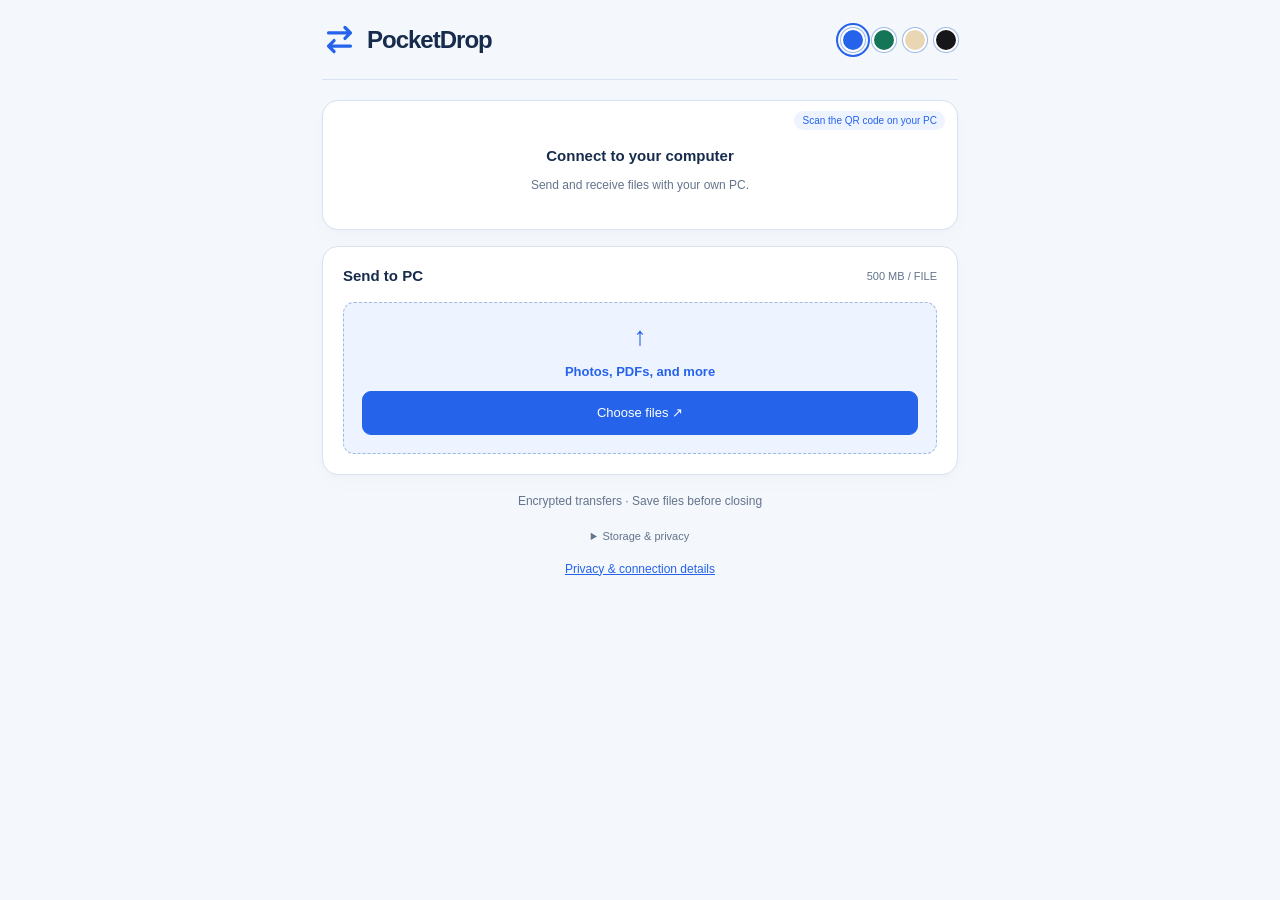
<file: docs/index.html>
<!doctype html><html lang="en"><head><meta charset="utf-8"><meta name="viewport" content="width=device-width,initial-scale=1"><meta name="referrer" content="no-referrer"><title>PocketDrop · File Transfer</title><link rel="stylesheet" href="app.css?v=0.8.15"><script src="theme.js?v=0.8.15"></script><script type="module" src="app.js?v=0.8.15"></script></head><body>
<div class="shell"><header><a class="brand" href="index.html"><img class="brand-icon" src="icons/logo.svg" width="35" height="35" alt="">PocketDrop</a><span class="local-label">Private file transfer</span><div class="theme-picker" role="group" aria-label="Color theme"><button type="button" data-theme-choice="blue" aria-label="Blue theme" title="Blue"></button><button type="button" data-theme-choice="green" aria-label="Green theme" title="Green"></button><button type="button" data-theme-choice="reading" aria-label="Reading theme" title="Reading"></button><button type="button" data-theme-choice="black" aria-label="Black theme" title="Black"></button></div></header>
<div class="layout">
<main><div class="eyebrow">A LITTLE CLOSER. A LOT LESS EMAILING YOURSELF.</div><h1 id="title">My files</h1><p class="intro" id="intro">Phone to PC. Everything in one place.</p>
<div id="notice" role="status" aria-live="polite" hidden></div>
<section class="card" id="pc-directory"><h2>Save directly to PC</h2><p id="directory-name" class="small">Choose a folder before connecting</p><button id="choose-directory" class="primary">Choose PC folder</button><p class="small">Incoming files will save in here.</p></section>
<section class="card pairing"><div class="section-heading"><span class="step">01</span><h2 id="pair-heading">Connect Your Phone</h2><span id="connection-status" class="pill">Not connected</span></div>
<div id="pc-pair"><div class="pair-description"><p>Send and receive with a QR code.</p><button id="connect" class="primary">Connect Phone ↗</button><p class="small">Transfers continue when you close this window.</p></div><div id="qr-area" hidden><img id="qr" alt="Scan this code with your phone to pair securely"><div><strong>Scan with your phone camera</strong><p class="small">One phone · expires in 1 hour</p><input type="hidden" id="pair-link"></div></div></div>
<div id="phone-pair" hidden><p>Send and receive files with your own PC.</p><button id="join" class="primary">Connect to my PC ↗</button></div>
<div id="paired" hidden><span id="safety-code" hidden></span></div><div class="pair-actions"><button id="disconnect" class="text-button" hidden>Disconnect</button></div>
</section>
<section class="card"><div class="section-heading"><span class="step">02</span><h2 id="send-heading">Choose Files From PC</h2><span class="limit">500 MB / FILE</span></div>
<label for="destination" id="destination-label">Save to folder</label><select id="destination"><option value="inbox">All files</option></select>
<label class="drop" id="drop" for="file-input"><span class="upload">↑</span><strong id="drop-title">Drop files here</strong><span id="drop-subtitle">Or choose photos, PDFs, and other files</span><span class="choose">Choose files ↗</span></label><input type="file" id="file-input" multiple class="sr-only">
<div id="progress-area" hidden><p id="progress-label"></p><progress id="progress" max="100" value="0" aria-label="File transfer progress"></progress><button id="cancel" class="text-button">Cancel transfer</button></div><p id="transfer-result" role="status" hidden></p>
</section>
<span id="storage-size" hidden></span><button id="phone-recovery" class="text-button" aria-controls="library-panel" aria-expanded="false" hidden>Download didn’t start? Save again</button><section id="library-panel" class="card library" hidden><div class="section-heading"><span class="step">↓</span><h2 id="folder-title">All files</h2><span id="file-count" class="count">0 files</span></div><div id="empty"><span>⇄</span><h3>No files yet</h3><p>Files added from this PC appear here. Phone uploads go to your chosen PC folder.</p></div><ul id="file-list"></ul></section>
<footer><strong id="privacy-summary">Encrypted transfers · Save directly to your PC</strong><details><summary>Storage &amp; privacy</summary><p id="storage-warning">Phone uploads save directly in the PC folder you choose, without a PocketDrop file copy. Open that folder in File Explorer to use or delete them. Files manually added from this PC and older PocketDrop files still use the encrypted library below; Save and Trash apply only to those library copies. Keep Chrome open during transfers.</p><p>Pairing contacts PeerJS and Google STUN. Transfers use direct WebRTC plus application encryption. Some restricted networks cannot connect; there is no paid relay fallback. User-started transfers continue when the PC popup closes. Click Disconnect to stop. No AI, tracking, or file uploads to a server.</p></details><a href="privacy.html" target="_blank" rel="noopener">Privacy & connection details</a></footer>
</main></div></div></body></html>
</file>
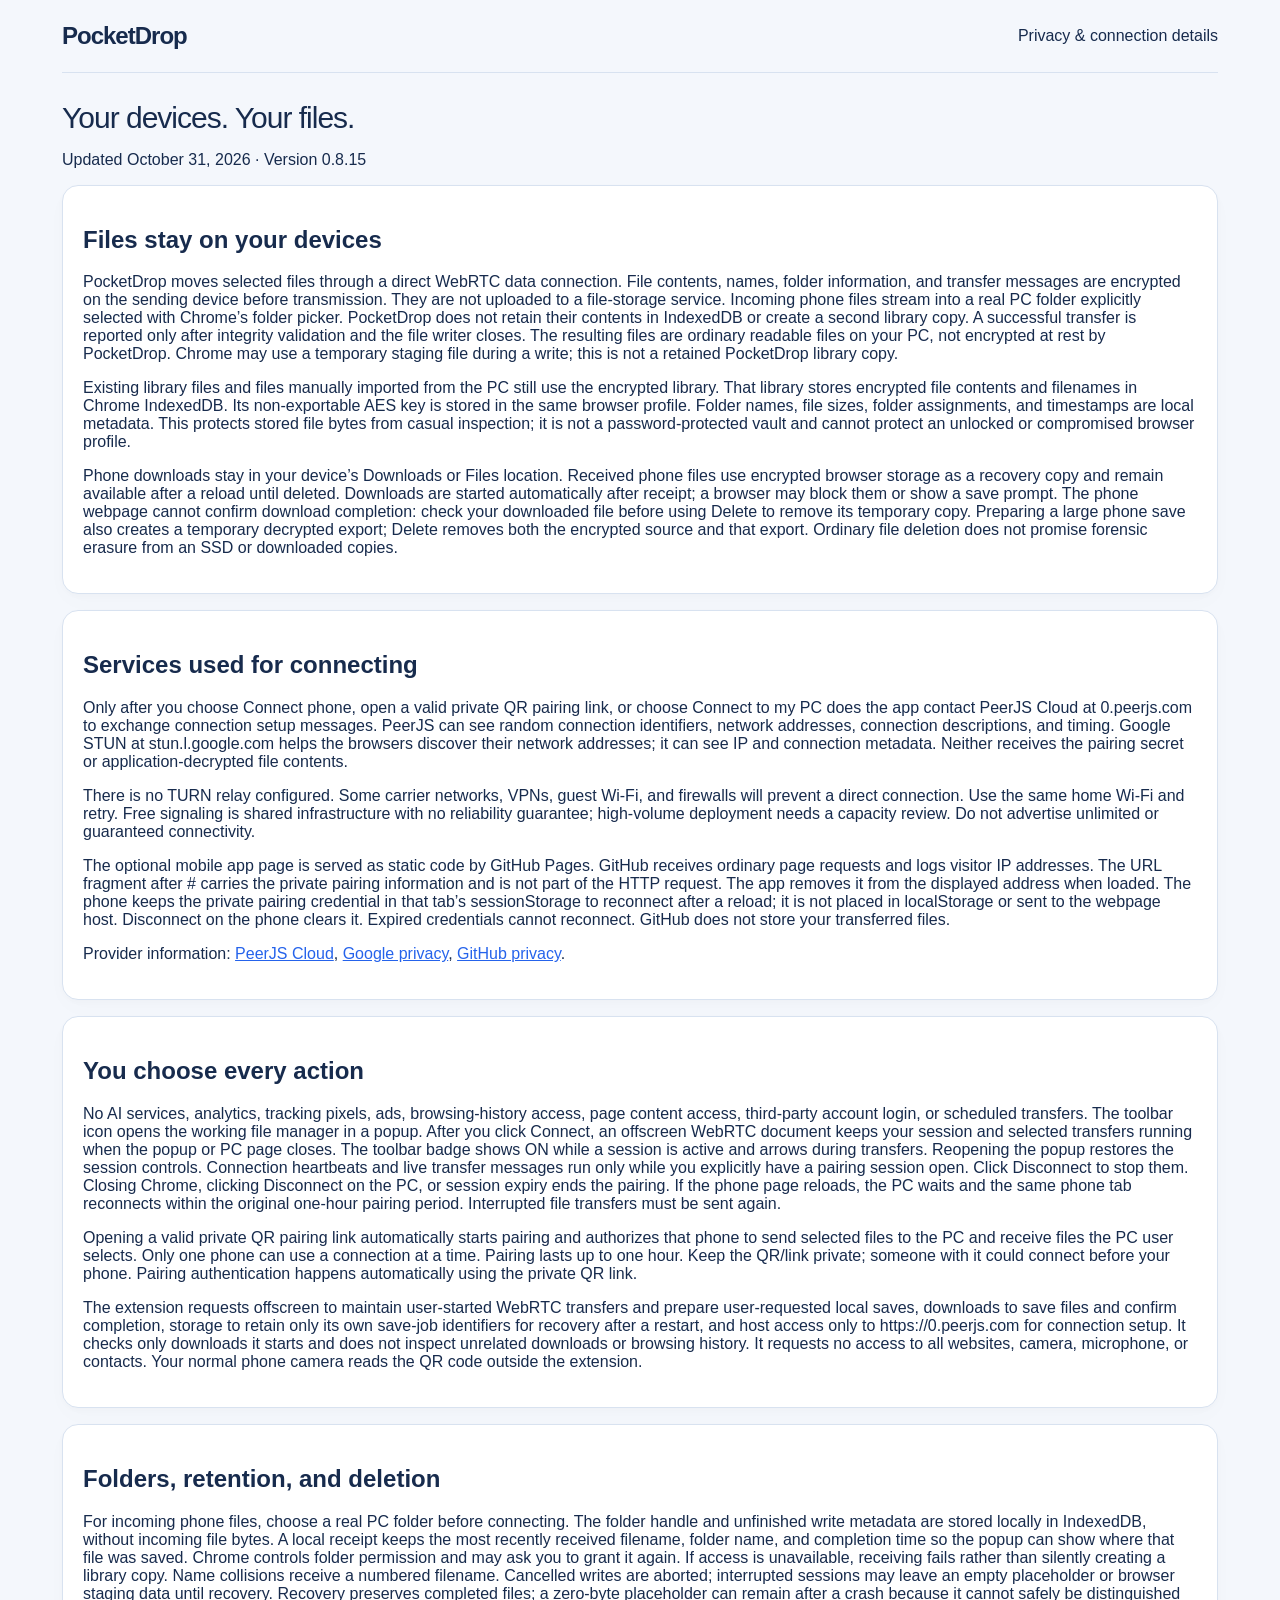
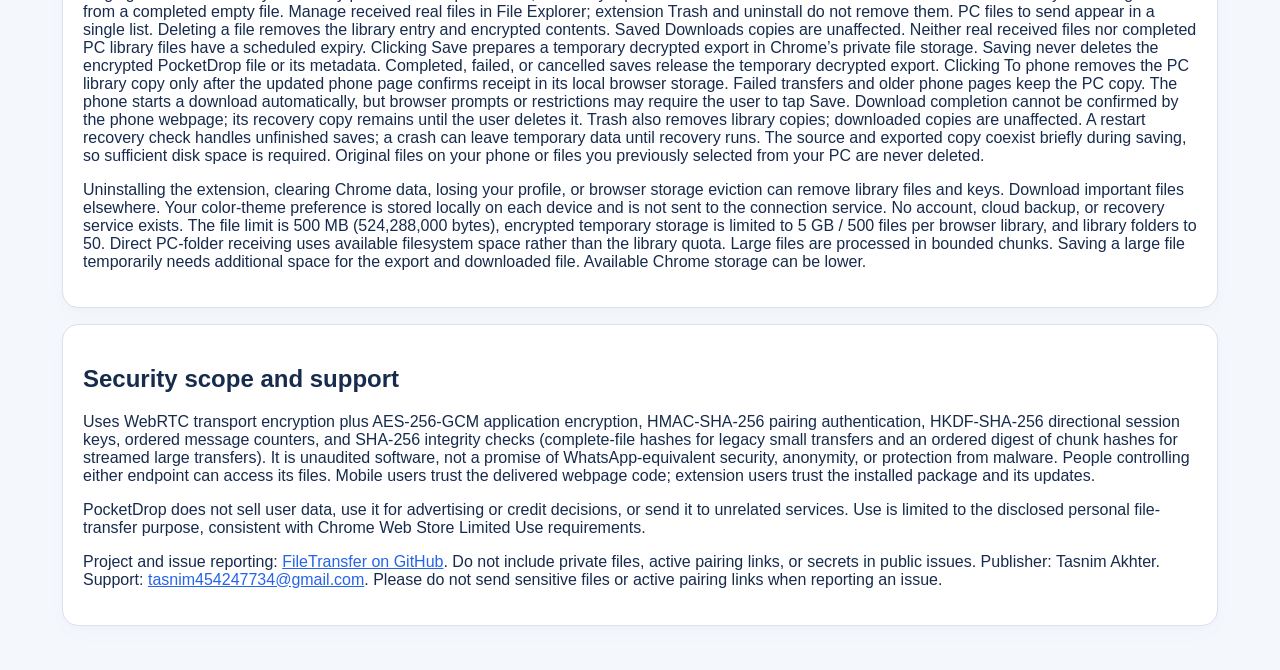
<file: docs/privacy.html>
<!doctype html><html lang="en"><head><meta charset="utf-8"><meta name="viewport" content="width=device-width,initial-scale=1"><meta name="referrer" content="no-referrer"><title>PocketDrop privacy</title><link rel="stylesheet" href="app.css"><script src="theme.js"></script></head><body><div class="shell"><header><a class="brand" href="index.html">PocketDrop</a><span>Privacy & connection details</span></header><main>
<h1>Your devices. Your files.</h1><p>Updated October 31, 2026 · Version 0.8.15</p>
<section class="card"><h2>Files stay on your devices</h2><p>PocketDrop moves selected files through a direct WebRTC data connection. File contents, names, folder information, and transfer messages are encrypted on the sending device before transmission. They are not uploaded to a file-storage service. Incoming phone files stream into a real PC folder explicitly selected with Chrome’s folder picker. PocketDrop does not retain their contents in IndexedDB or create a second library copy. A successful transfer is reported only after integrity validation and the file writer closes. The resulting files are ordinary readable files on your PC, not encrypted at rest by PocketDrop. Chrome may use a temporary staging file during a write; this is not a retained PocketDrop library copy.</p><p>Existing library files and files manually imported from the PC still use the encrypted library. That library stores encrypted file contents and filenames in Chrome IndexedDB. Its non-exportable AES key is stored in the same browser profile. Folder names, file sizes, folder assignments, and timestamps are local metadata. This protects stored file bytes from casual inspection; it is not a password-protected vault and cannot protect an unlocked or compromised browser profile.</p><p>Phone downloads stay in your device’s Downloads or Files location. Received phone files use encrypted browser storage as a recovery copy and remain available after a reload until deleted. Downloads are started automatically after receipt; a browser may block them or show a save prompt. The phone webpage cannot confirm download completion: check your downloaded file before using Delete to remove its temporary copy. Preparing a large phone save also creates a temporary decrypted export; Delete removes both the encrypted source and that export. Ordinary file deletion does not promise forensic erasure from an SSD or downloaded copies.</p></section>
<section class="card"><h2>Services used for connecting</h2><p>Only after you choose Connect phone, open a valid private QR pairing link, or choose Connect to my PC does the app contact PeerJS Cloud at 0.peerjs.com to exchange connection setup messages. PeerJS can see random connection identifiers, network addresses, connection descriptions, and timing. Google STUN at stun.l.google.com helps the browsers discover their network addresses; it can see IP and connection metadata. Neither receives the pairing secret or application-decrypted file contents.</p><p>There is no TURN relay configured. Some carrier networks, VPNs, guest Wi-Fi, and firewalls will prevent a direct connection. Use the same home Wi-Fi and retry. Free signaling is shared infrastructure with no reliability guarantee; high-volume deployment needs a capacity review. Do not advertise unlimited or guaranteed connectivity.</p><p>The optional mobile app page is served as static code by GitHub Pages. GitHub receives ordinary page requests and logs visitor IP addresses. The URL fragment after # carries the private pairing information and is not part of the HTTP request. The app removes it from the displayed address when loaded. The phone keeps the private pairing credential in that tab’s sessionStorage to reconnect after a reload; it is not placed in localStorage or sent to the webpage host. Disconnect on the phone clears it. Expired credentials cannot reconnect. GitHub does not store your transferred files.</p><p>Provider information: <a href="https://peerjs.com/server/cloud" rel="noreferrer">PeerJS Cloud</a>, <a href="https://policies.google.com/privacy" rel="noreferrer">Google privacy</a>, <a href="https://docs.github.com/en/site-policy/privacy-policies/github-general-privacy-statement" rel="noreferrer">GitHub privacy</a>.</p></section>
<section class="card"><h2>You choose every action</h2><p>No AI services, analytics, tracking pixels, ads, browsing-history access, page content access, third-party account login, or scheduled transfers. The toolbar icon opens the working file manager in a popup. After you click Connect, an offscreen WebRTC document keeps your session and selected transfers running when the popup or PC page closes. The toolbar badge shows ON while a session is active and arrows during transfers. Reopening the popup restores the session controls. Connection heartbeats and live transfer messages run only while you explicitly have a pairing session open. Click Disconnect to stop them. Closing Chrome, clicking Disconnect on the PC, or session expiry ends the pairing. If the phone page reloads, the PC waits and the same phone tab reconnects within the original one-hour pairing period. Interrupted file transfers must be sent again.</p><p>Opening a valid private QR pairing link automatically starts pairing and authorizes that phone to send selected files to the PC and receive files the PC user selects. Only one phone can use a connection at a time. Pairing lasts up to one hour. Keep the QR/link private; someone with it could connect before your phone. Pairing authentication happens automatically using the private QR link.</p><p>The extension requests offscreen to maintain user-started WebRTC transfers and prepare user-requested local saves, downloads to save files and confirm completion, storage to retain only its own save-job identifiers for recovery after a restart, and host access only to https://0.peerjs.com for connection setup. It checks only downloads it starts and does not inspect unrelated downloads or browsing history. It requests no access to all websites, camera, microphone, or contacts. Your normal phone camera reads the QR code outside the extension.</p></section>
<section class="card"><h2>Folders, retention, and deletion</h2><p>For incoming phone files, choose a real PC folder before connecting. The folder handle and unfinished write metadata are stored locally in IndexedDB, without incoming file bytes. A local receipt keeps the most recently received filename, folder name, and completion time so the popup can show where that file was saved. Chrome controls folder permission and may ask you to grant it again. If access is unavailable, receiving fails rather than silently creating a library copy. Name collisions receive a numbered filename. Cancelled writes are aborted; interrupted sessions may leave an empty placeholder or browser staging data until recovery. Recovery preserves completed files; a zero-byte placeholder can remain after a crash because it cannot safely be distinguished from a completed empty file. Manage received real files in File Explorer; extension Trash and uninstall do not remove them. PC files to send appear in a single list. Deleting a file removes the library entry and encrypted contents. Saved Downloads copies are unaffected. Neither real received files nor completed PC library files have a scheduled expiry. Clicking Save prepares a temporary decrypted export in Chrome’s private file storage. Saving never deletes the encrypted PocketDrop file or its metadata. Completed, failed, or cancelled saves release the temporary decrypted export. Clicking To phone removes the PC library copy only after the updated phone page confirms receipt in its local browser storage. Failed transfers and older phone pages keep the PC copy. The phone starts a download automatically, but browser prompts or restrictions may require the user to tap Save. Download completion cannot be confirmed by the phone webpage; its recovery copy remains until the user deletes it. Trash also removes library copies; downloaded copies are unaffected. A restart recovery check handles unfinished saves; a crash can leave temporary data until recovery runs. The source and exported copy coexist briefly during saving, so sufficient disk space is required. Original files on your phone or files you previously selected from your PC are never deleted.</p><p>Uninstalling the extension, clearing Chrome data, losing your profile, or browser storage eviction can remove library files and keys. Download important files elsewhere. Your color-theme preference is stored locally on each device and is not sent to the connection service. No account, cloud backup, or recovery service exists. The file limit is 500 MB (524,288,000 bytes), encrypted temporary storage is limited to 5 GB / 500 files per browser library, and library folders to 50. Direct PC-folder receiving uses available filesystem space rather than the library quota. Large files are processed in bounded chunks. Saving a large file temporarily needs additional space for the export and downloaded file. Available Chrome storage can be lower.</p></section>
<section class="card"><h2>Security scope and support</h2><p>Uses WebRTC transport encryption plus AES-256-GCM application encryption, HMAC-SHA-256 pairing authentication, HKDF-SHA-256 directional session keys, ordered message counters, and SHA-256 integrity checks (complete-file hashes for legacy small transfers and an ordered digest of chunk hashes for streamed large transfers). It is unaudited software, not a promise of WhatsApp-equivalent security, anonymity, or protection from malware. People controlling either endpoint can access its files. Mobile users trust the delivered webpage code; extension users trust the installed package and its updates.</p><p>PocketDrop does not sell user data, use it for advertising or credit decisions, or send it to unrelated services. Use is limited to the disclosed personal file-transfer purpose, consistent with Chrome Web Store Limited Use requirements.</p><p>Project and issue reporting: <a href="https://github.com/tasnimrimi/FileTransfer" rel="noreferrer">FileTransfer on GitHub</a>. Do not include private files, active pairing links, or secrets in public issues. Publisher: Tasnim Akhter. Support: <a href="mailto:tasnim454247734@gmail.com">tasnim454247734@gmail.com</a>. Please do not send sensitive files or active pairing links when reporting an issue.</p></section>
</main></div></body></html>
</file>
<file: docs/app.css>
:root{font-family:"Segoe UI",Arial,sans-serif;color:#254537;background:#f6f7f1;font-synthesis:none;--line:#dce4d6;--muted:#687865}*{box-sizing:border-box}[hidden]{display:none!important}body{margin:0}button,input,select,textarea{font:inherit}button{cursor:pointer}button:disabled{opacity:.5;cursor:wait}a{color:#315e40}.shell{max-width:1220px;margin:auto;padding:0 32px}header{display:flex;align-items:center;justify-content:space-between;padding:27px 0;border-bottom:1px solid var(--line)}.brand{display:flex;align-items:center;gap:10px;font-size:24px;font-weight:750;text-decoration:none;letter-spacing:-1px}.brand>span{background:#244a36;color:#dfedbf;border-radius:11px;width:35px;height:35px;text-align:center;font-size:29px;font-weight:400}.local-label{font-size:12px;color:var(--muted)}.layout{display:grid;grid-template-columns:195px minmax(0,1fr);gap:38px}aside{padding:35px 23px 0 0;border-right:1px solid var(--line)}.sidebar-heading{display:flex;align-items:center;justify-content:space-between}.sidebar-heading h2{font-size:10px;letter-spacing:1.3px;color:#6b7e60}.sidebar-heading button{border:1px solid var(--line);border-radius:7px;background:white;width:29px;height:29px;color:#477044;font-size:21px}nav{margin-top:19px}nav button{display:block;width:100%;text-align:left;overflow-wrap:anywhere;padding:13px 11px;border:0;background:transparent;border-radius:9px;margin-bottom:4px;color:#4a6342;font-size:13px}nav button.selected{background:#e3ecd9;font-weight:650}.storage-note{border-top:1px solid var(--line);margin-top:35px;padding-top:21px;font-size:11px;color:var(--muted);line-height:1.8}.storage-note strong{color:#4f6545;font-size:12px}main{padding:40px 0;min-width:0}.eyebrow{font-size:9px;color:#6c805f;letter-spacing:1.4px;font-weight:650}h1{font-weight:500;font-size:43px;line-height:1.12;letter-spacing:-2px;margin:21px 0 12px}h1 span{color:#77916d}.intro{font-size:14px;color:var(--muted);margin:0 0 28px}.card{background:#ffffffc9;border:1px solid var(--line);border-radius:17px;padding:23px;margin-bottom:20px}.section-heading{display:flex;align-items:center;gap:10px}.section-heading h2{font-size:15px;font-weight:650;margin:0}.step{background:#eff3e8;padding:6px;color:#6c865f;border-radius:6px;font-size:10px}.pill,.count{font-size:10px;margin-left:auto;background:#eaf0e0;color:#557044;padding:7px 11px;border-radius:20px}.pill.connected{background:#d9edd7;color:#315c31}.pair-description>p{font-size:13px;line-height:1.65;color:#62755b}.primary,.secondary{border-radius:8px;padding:11px 16px;font-size:12px;font-weight:600;border:1px solid #315d42}.primary{color:white;background:#315d42}.secondary{color:#315d42;background:transparent}.small{font-size:11px!important;line-height:1.6;color:var(--muted)}.text-button{border:0;background:transparent;text-decoration:underline;text-underline-offset:3px;padding:5px 0;color:#476b3b;font-size:11px}#qr-area{display:flex;gap:26px;align-items:center;margin-top:20px}#qr{width:174px;height:174px;border:1px solid var(--line);border-radius:10px;padding:5px;background:white}#qr-area>div{flex:1;min-width:0}#qr-area strong{font-size:14px}details{font-size:11px;margin-top:10px}summary{cursor:pointer;color:#607653}textarea{width:100%;font-size:10px;border:1px solid var(--line);border-radius:6px;padding:8px;resize:vertical;color:#476240;margin-top:8px}#paired p,#phone-pair p{font-size:12px;line-height:1.6}#safety-code{font-family:monospace;letter-spacing:2px;color:#244d35}.limit{font-size:9px;color:#7b8b70;margin-left:auto}label{font-size:12px;display:block;margin:18px 0 7px}select,input{max-width:100%;padding:9px 11px;border:1px solid #cedac3;border-radius:7px;background:white;color:#416139;font-size:12px}select{width:100%}.drop{display:flex;align-items:center;justify-content:center;flex-direction:column;gap:9px;border:1px dashed #bfd0b0;background:#f7faf1;border-radius:11px;min-height:175px;cursor:pointer;margin:18px 0 0}.drop:hover,.drop.drag{background:#ecf4e2}.drop>strong{font-size:13px;font-weight:550}.drop>span{font-size:11px;color:#738768}.drop .upload{font-size:26px;border:1px solid #d9e4cc;background:#f1f6e9;border-radius:9px;padding:0 10px}.drop .choose{padding:9px 15px;background:#315d42;color:white;border-radius:7px;font-size:11px}.sr-only{position:absolute;width:1px;height:1px;clip:rect(0,0,0,0);overflow:hidden}#progress-label{font-size:11px;overflow-wrap:anywhere}progress{width:100%;height:8px;accent-color:#47723c}#file-list{list-style:none;padding:0;margin:12px 0 0}#file-list li{display:flex;align-items:center;gap:12px;padding:16px 0;border-top:1px solid #e6ecdf;flex-wrap:wrap}.file-icon{padding:12px 8px;border-radius:9px;background:#edf2e4;color:#627b52;font-size:9px;min-width:43px;text-align:center;text-transform:uppercase}.file-info{flex:1;min-width:140px}.file-info strong{font-size:12px;display:block;font-weight:600;overflow-wrap:anywhere}.file-info span{font-size:10px;color:var(--muted)}.file-actions{display:flex;align-items:center;gap:11px}.file-actions button{font-size:11px}.move-select{max-width:130px;padding:8px;font-size:11px}.danger{background:none;border:0;color:#8d4b35;text-decoration:underline;text-underline-offset:3px;font-size:11px}.count{background:none;padding:0;color:#77876e}.section-heading>.danger{margin-left:6px}#empty{text-align:center;padding:30px 0 20px;color:#7a8d6f}#empty>span{font-size:31px;color:#a9ba99}#empty h3{font-size:13px;font-weight:500;margin:9px 0}#empty p{font-size:11px;margin:0}#notice{padding:14px 17px;border-radius:10px;background:#fff0d9;color:#755528;font-size:12px;line-height:1.6;margin-bottom:20px;overflow-wrap:anywhere}#notice.success{background:#e2efd9;color:#386330}footer{border-top:1px solid var(--line);padding-top:21px;margin-top:30px;font-size:10px;line-height:1.8;color:#6c7b62}footer strong{font-size:11px}footer p{margin:9px 0}dialog{border:1px solid var(--line);border-radius:16px;padding:26px;width:min(420px,90vw);color:#254537;background:#fafbf6}dialog::backdrop{background:#19352450}dialog h2{margin:0;font-size:19px}dialog input{width:100%}.dialog-actions{display:flex;justify-content:flex-end;gap:12px;margin-top:22px}#folder-error{color:#914c35;font-size:12px}.phone .layout{display:block}.phone #sidebar{display:none}.phone .shell{max-width:700px}.phone h1{font-size:37px}.phone #pc-pair{display:none}.phone .local-label{font-size:10px}button:focus-visible,a:focus-visible,input:focus-visible,select:focus-visible,textarea:focus-visible{outline:3px solid #88a96f;outline-offset:3px}.drop:has(+input:focus-visible){outline:3px solid #88a96f}@media(max-width:780px){.shell{padding:0 18px}.layout{grid-template-columns:145px minmax(0,1fr);gap:20px}aside{padding-right:13px}h1{font-size:35px}.card{padding:19px}#qr-area{flex-direction:column;align-items:flex-start}.file-actions{flex-wrap:wrap}}@media(max-width:560px){.layout{display:block}aside{border:0;padding:20px 0 0}nav{display:flex;overflow:auto;margin:6px 0 0}nav button{min-width:115px;width:auto;white-space:nowrap}.storage-note{display:none}main{padding-top:25px}.eyebrow{font-size:8px;letter-spacing:1px}.local-label{font-size:10px}.section-heading{gap:7px}.section-heading h2{font-size:14px}#qr-area{align-items:center}.drop>span{font-size:10px}.file-actions{width:100%}.move-select{flex:1;max-width:160px}header{padding:20px 0}}
/* Compact blue interface */
:root{color:#172b4d;background:#f4f7fc;--line:#e0e7f2;--muted:#64748b}a{color:#2563eb}.brand{color:#172b4d}.brand>span{background:#2563eb;color:white}.eyebrow,.step{display:none}header{padding:22px 0}main{padding:28px 0}h1{font-size:30px;letter-spacing:-1px;margin:0 0 8px}.intro{margin-bottom:22px}.card{background:white;border-radius:15px;padding:20px;margin-bottom:16px;box-shadow:0 3px 14px #172b4d03}.sidebar-heading h2{font-size:12px;letter-spacing:0;color:#64748b}.sidebar-heading button{width:34px;height:34px;color:#2563eb;border-color:#d7e2f3}nav button{color:#52627a;font-size:14px}nav button.selected{background:#e5edff;color:#1d4ed8}.storage-note strong{color:#334155}.storage-note p{display:none}.primary,.drop .choose{background:#2563eb;border-color:#2563eb;color:white}.primary,.secondary{min-height:40px;font-size:13px;white-space:nowrap;border-radius:9px}.secondary{background:#f4f8ff;border-color:#d7e4ff;color:#2458bb}.primary:hover,.drop .choose:hover{background:#1d4ed8}.text-button{color:#2563eb;font-size:12px;text-decoration:none;padding:10px 4px;white-space:nowrap}.text-button:hover{text-decoration:underline}.pill{background:#f1f5f9;color:#64748b;font-size:11px}.pill.connected{background:#e8f0ff;color:#1d4ed8}.pair-description{display:flex;align-items:center;flex-wrap:wrap;gap:12px;margin-top:16px}.pair-description>p{margin:0;flex:1;color:#64748b}.pair-description .small{flex-basis:100%;margin:0}.small{font-size:12px!important;color:#64748b}summary{color:#52627a;padding:4px 0}textarea,select,input{color:#334155;border-color:#d7e0ed;font-size:13px}select{min-height:42px}#safety-code{color:#1d4ed8;background:#eff5ff;padding:4px 8px;border-radius:5px}.limit,.count{color:#64748b;font-size:11px}.drop{min-height:96px;flex-direction:row;flex-wrap:wrap;padding:18px;gap:12px;background:#f5f8ff;border-color:#b7cdf8}.drop:hover,.drop.drag{background:#eaf1ff;border-color:#2563eb}.drop .upload{background:#e5eeff;border:0;color:#2563eb}.drop .choose{font-size:13px;padding:11px 15px}#drop-subtitle{display:none}.file-icon{background:#edf3ff;color:#3965b6}.file-info strong{font-size:14px}.file-info span{font-size:12px}.file-actions{gap:8px}.file-actions button{white-space:nowrap}.move-select{min-height:40px}.danger{color:#bd3349;padding:10px 6px;text-decoration:none}.danger:hover{background:#fff1f2;border-radius:8px}#empty{padding:24px 0;color:#64748b}#empty>span{color:#638ddc}#notice.success{background:#e8f0ff;color:#214ea5}progress{accent-color:#2563eb}footer{border:0;padding:0;margin-top:16px;font-size:12px;color:#64748b}footer strong{font-weight:500;font-size:12px}footer details{max-width:700px}footer>a{display:inline-block;margin-top:8px}dialog{background:white;color:#172b4d}dialog::backdrop{background:#13244560}button:focus-visible,a:focus-visible,input:focus-visible,select:focus-visible,textarea:focus-visible,summary:focus-visible{outline:3px solid #93b6ff;outline-offset:3px}.drop:has(+input:focus-visible){outline:3px solid #93b6ff}.phone h1{font-size:28px}.phone .drop{flex-direction:column}.phone .drop .choose,.phone #join{width:100%;text-align:center}.phone #join{margin:8px 0}.phone .file-actions{width:100%}@media(max-width:950px){.file-actions{width:100%;flex-wrap:wrap}}@media(max-width:560px){h1{font-size:28px}.card{padding:18px}.pair-description>p{flex-basis:100%}.pair-description>.primary{width:100%}.file-info strong{font-size:13px}.drop>span{font-size:12px}.section-heading h2{font-size:15px}.local-label{font-size:11px}.move-select{flex:1;min-width:100px}.file-actions{gap:6px}}
.storage-note strong{display:block;margin-bottom:6px}.pairing:has(.pill.connected) .pair-description,.pairing:has(.pill.connected) #phone-pair>p{display:none}
/* The toolbar popup uses the same file manager and storage as the full page. */
body.popup{width:420px;height:580px;overflow:auto}.popup .shell{padding:0 14px}.popup header{height:60px;padding:12px 0;position:sticky;top:0;background:#f4f7fc;z-index:2}.popup .brand{font-size:20px}.popup .brand>span{width:30px;height:30px;font-size:25px}.popup .layout{display:flex;flex-direction:column;gap:0}.popup aside{padding:12px 0 0;border:0}.popup nav{display:flex;overflow:auto;gap:5px;margin:5px 0 0}.popup nav button{width:auto;min-width:80px;white-space:nowrap;padding:9px 12px;font-size:12px}.popup .storage-note,.popup #title,.popup .intro{display:none}.popup main{padding:12px 0}.popup .card{padding:14px;margin-bottom:12px;border-radius:12px}.popup .section-heading h2{font-size:14px}.popup .pair-description{margin-top:10px;gap:7px}.popup .pair-description>p:first-child{display:none}.popup .pair-description>.primary{width:100%;padding:9px}.popup .pair-description .small{font-size:11px!important}.popup #qr-area{margin-top:10px;gap:8px}.popup #qr{width:152px;height:152px}.popup #qr-area strong{font-size:12px}.popup #qr-area .small{margin:5px 0}.popup label{margin-top:10px}.popup .drop{min-height:65px;padding:12px;margin-top:10px}.popup .drop .upload{display:none}.popup .drop .choose{padding:9px 12px}.popup #empty{padding:12px 0}.popup #empty>span{display:none}.popup .file-actions{width:100%}.popup footer{font-size:11px}.popup #notice{padding:10px 12px;font-size:12px}.popup .pairing:has(.pill.connected)::after{content:'Keep this popup open during transfers.';display:block;font-size:11px;color:#64748b;margin-top:6px}
/* Pairing card: centered heading and left/right actions. */
.pairing>.section-heading{flex-direction:column;justify-content:center;align-items:center;text-align:center}.pairing>.section-heading .pill{margin:4px 0 0}.pairing:has(#qr-area:not([hidden])) #connection-status{display:none}.pair-actions{display:flex;align-items:center;justify-content:space-between;gap:12px;margin-top:10px}.pair-actions #copy-link{display:none;margin-left:auto}.pairing:has(#qr-area:not([hidden])) #copy-link{display:block}
/* Folders follow transfer controls; contents open on selection. */
.layout{display:block}#sidebar,.popup #sidebar{border:0;padding:6px 0 16px;margin:0}#sidebar .storage-note{display:none}#folders,.popup #folders{display:flex;flex-direction:column;gap:4px;overflow:visible;margin-top:10px}#folders button,.popup #folders button{width:100%;text-align:left;margin:0;padding:12px;border:1px solid var(--line);background:white;border-radius:9px}#folders button.selected{background:#e5edff;border-color:#b7cdf8}.pairing{position:relative}.pairing>.section-heading{padding-top:26px}.pairing>.section-heading .pill{position:absolute;top:10px;right:12px;font-size:10px;max-width:80%;padding:4px 8px;margin:0}.pair-description .small,.popup .pair-description .small,.popup .pairing:has(.pill.connected)::after{text-align:center;width:100%}.file-number{font-size:12px;color:#64748b;min-width:22px;text-align:center;font-variant-numeric:tabular-nums}
/* Use an inset keyboard focus cue instead of an outer ring on folder menus. */
select:focus-visible{outline:none;border-color:#2563eb;box-shadow:inset 0 0 0 1px #2563eb}
/* A user-started session continues outside the popup. */
.popup .pairing:has(.pill.connected)::after{content:'Transfers continue when you close this popup.'}
/* Thin transfer track and compact file actions. */
#progress-area{display:flex;flex-wrap:wrap;align-items:center;justify-content:space-between;margin-top:10px;gap:4px}#progress{order:-1;display:block;flex-basis:100%;width:100%;height:5px;border:0;border-radius:10px;overflow:hidden;appearance:none;background:#e5edff}#progress::-webkit-progress-bar{background:#e5edff;border-radius:10px}#progress::-webkit-progress-value{background:#2563eb;border-radius:10px;transition:width .12s linear}#progress::-moz-progress-bar{background:#2563eb;border-radius:10px}#progress-label{font-size:11px;margin:5px 0;max-width:75%}#cancel{font-size:11px;padding:4px}#transfer-result{font-size:12px;color:#2458bb;margin:10px 0 0}.file-actions .icon-button{display:grid;place-items:center;width:36px;height:36px;min-height:36px;padding:8px;flex-shrink:0}.icon-button svg{width:18px;height:18px}.move-select{min-width:115px}select:focus-visible{outline:none;box-shadow:none;border-color:#93b6ff}
.brand .brand-icon{display:block;width:35px;height:35px;background:transparent;border-radius:0}.popup .brand .brand-icon{width:30px;height:30px}
body:not(.phone) #destination,body:not(.phone) #destination-label{display:none}body:not(.phone) .card:has(#send-heading)>.section-heading{position:relative;justify-content:center;padding-top:20px;text-align:center}body:not(.phone) .card:has(#send-heading) .limit{position:absolute;top:0;right:0;font-size:9px}#transfer-result{text-align:center}
/* The connected card shows only status and its disconnect action. */
.pairing:has(.pill.connected) #pair-heading,.pairing:has(.pill.connected) #paired{display:none}.pairing:has(.pill.connected)>.section-heading{padding-top:0}.pairing:has(.pill.connected) .pill{position:static;margin:0;font-size:13px}.popup .pairing:has(.pill.connected)::after{display:none}
/* Compact file rows: filename left, type and phone action top right. */
#file-list li{display:grid;grid-template-columns:18px minmax(0,1fr) auto;align-items:start;column-gap:10px;row-gap:10px}.file-number{padding-top:3px;min-width:0}.file-info{min-width:0}.file-info strong{display:-webkit-box;-webkit-box-orient:vertical;-webkit-line-clamp:2;overflow:hidden;overflow-wrap:anywhere;line-height:1.4}.file-info span{font-size:11px}.file-meta{display:flex;flex-direction:column;align-items:flex-end;gap:4px;min-width:65px}.file-meta .file-icon{display:inline-block;min-width:0;height:auto;padding:3px 6px;border:1px solid #dbe7fd;border-radius:5px;font-size:9px;line-height:1.2;background:#f5f8ff}.file-meta .text-button{font-size:11px;padding:2px 0;line-height:1.4}.file-actions{grid-column:2/-1;min-width:0;width:100%;flex-wrap:nowrap}.file-actions .move-select{flex:1;max-width:none;min-width:0}.file-actions .secondary.icon-button{background:transparent;border:1px solid transparent;box-shadow:none}.file-actions .secondary.icon-button:hover{background:#edf3ff;border-color:#d7e4ff}.file-actions .secondary.icon-button:active{background:#dce9ff;border-color:#b7cdf8}
/* Keep the phone action beside the file type; balance the lower actions. */
.file-meta{flex-direction:row;align-items:center;gap:10px;min-width:0}.file-meta .text-button{order:-1}.file-actions{grid-column:1/-1;display:grid;grid-template-columns:40px minmax(0,1fr) 40px;gap:12px;align-items:center}.file-actions .icon-button{justify-self:center}.file-actions .move-select{width:100%;max-width:none;min-width:0}.phone .file-actions{display:flex;justify-content:space-between}.phone .file-actions .icon-button{flex-shrink:0}
/* Center the active session's red disconnect action. */
.pairing:has(.pill.connected) .pair-actions{justify-content:center}#disconnect{color:#bd3349}#disconnect:hover{background:#fff1f2;border-radius:8px}#disconnect:active{background:#ffe4e8}
/* Keep the phone landing screen focused on connecting. */
.phone .local-label,.phone #title,.phone #intro{display:none}.phone #pair-heading,.phone #phone-pair>p{text-align:center}.phone main{padding-top:20px}
/* Make the file library and individual rows easier to distinguish. */
.card.library{border:1px solid #9eb9e3}#file-list li{border-top:1px solid #b4c8e7}
/* Center footer labels and privacy links. */
footer{text-align:center}footer details{margin-left:auto;margin-right:auto}footer summary{list-style-position:inside}
/* Four local, persistent color themes. */
:root{--page:#f4f7fc;--surface:#fff;--ink:#172b4d;--muted:#64748b;--accent:#2563eb;--accent-ink:#fff;--tint:#edf3ff;--line:#d8e2f0;--edge:#9eb9e3;--danger:#bd3349;--danger-bg:#fff1f2;color-scheme:light}
:root[data-theme=green]{--page:#f1f7f4;--surface:#fff;--ink:#183e32;--muted:#527064;--accent:#147557;--tint:#e4f2eb;--line:#d0e4d9;--edge:#85b49e;--danger:#ad3046;--danger-bg:#fff1f2}
:root[data-theme=reading]{--page:#f3ecdc;--surface:#fff9eb;--ink:#493b2b;--muted:#77664e;--accent:#86602c;--tint:#eee1c8;--line:#dfcfb0;--edge:#b49a72;--danger:#a23b2c;--danger-bg:#f9e4d5}
:root[data-theme=black]{--page:#111317;--surface:#1b1e24;--ink:#edf1f7;--muted:#abb6c8;--accent:#93b8ff;--accent-ink:#101827;--tint:#29364d;--line:#394352;--edge:#63748d;--danger:#ff9da7;--danger-bg:#46272d;color-scheme:dark}
body{background:var(--page);color:var(--ink)}.popup header{background:var(--page)}.brand,dialog,.section-heading h2,.file-info strong{color:var(--ink)}a,.text-button,.secondary,.file-actions .secondary.icon-button{color:var(--accent)}.card,dialog,select,input,textarea{background:var(--surface);color:var(--ink);border-color:var(--line)}.card.library{border-color:var(--edge)}header,#file-list li,.storage-note{border-color:var(--line)}.primary,.drop .choose{background:var(--accent);color:var(--accent-ink);border-color:var(--accent)}.primary:hover,.drop .choose:hover{background:var(--accent);filter:brightness(.92)}.secondary,.pill,.pill.connected,.file-meta .file-icon,.drop,.drop .upload,#safety-code,#notice.success{background:var(--tint);color:var(--accent);border-color:var(--line)}.drop{border-color:var(--edge)}.drop:hover,.drop.drag{background:var(--tint);border-color:var(--accent)}#folders button,.popup #folders button,.sidebar-heading button{background:var(--surface);color:var(--ink);border-color:var(--line)}#folders button.selected{background:var(--tint);color:var(--accent);border-color:var(--edge)}.sidebar-heading button{color:var(--accent)}.small,.intro,.local-label,.pair-description>p,#paired p,#phone-pair p,.file-info span,.count,.limit,.file-number,footer,details,summary,.storage-note,.sidebar-heading h2,#empty,.popup .pairing::after{color:var(--muted)}#empty h3,.storage-note strong{color:var(--ink)}#empty>span{color:var(--accent)}#transfer-result{color:var(--accent)}.danger,#disconnect,#folder-error{color:var(--danger)}.danger:hover,#disconnect:hover,#disconnect:active{background:var(--danger-bg)}.file-actions .secondary.icon-button{background:transparent;border-color:transparent}.file-actions .secondary.icon-button:hover,.file-actions .secondary.icon-button:active{background:var(--tint);border-color:var(--edge)}#progress{background:var(--tint);accent-color:var(--accent)}#progress::-webkit-progress-bar{background:var(--tint)}#progress::-webkit-progress-value{background:var(--accent)}#progress::-moz-progress-bar{background:var(--accent)}select:focus-visible{border-color:var(--accent)}button:focus-visible,a:focus-visible,input:focus-visible,textarea:focus-visible,summary:focus-visible{outline-color:var(--accent)}
.theme-picker{display:flex;align-items:center;gap:7px;margin-left:auto;padding-left:12px}.theme-picker button{width:24px;height:24px;min-width:24px;border:2px solid var(--surface);border-radius:50%;padding:0;box-shadow:0 0 0 1px var(--edge);cursor:pointer}.theme-picker button[aria-pressed=true]{outline:2px solid var(--accent);outline-offset:3px}.theme-picker button[data-theme-choice=blue]{background:#2563eb}.theme-picker button[data-theme-choice=green]{background:#147557}.theme-picker button[data-theme-choice=reading]{background:#e9d7b3}.theme-picker button[data-theme-choice=black]{background:#15171b}header>.local-label{display:none}:root[data-theme=black] .brand-icon{filter:brightness(1.8) saturate(.65)}
:root{background:var(--page);color:var(--ink)}
/* An unavailable phone action is not a loading operation. */
.file-meta button:disabled{cursor:default}
/* Clear numbered badges beside each file. */
.file-number{display:grid;place-items:center;min-width:24px;height:24px;padding:0;border-radius:8px;background:#dbeafe;color:#173b80;font-weight:700;font-size:12px}#file-list li{grid-template-columns:24px minmax(0,1fr) auto}:root[data-theme=black] .file-number{background:#93b8ff;color:#10234a}
/* The pairing card has one centered action. */
.pair-actions{justify-content:center}

/* Match the phone's two primary actions, including the drop-zone inset. */
.phone #phone-pair{padding-inline:19px}
.phone #join,.phone .drop .choose{display:block;box-sizing:border-box;width:100%;min-height:44px;padding:11px 15px;border:1px solid var(--accent);border-radius:9px;font-size:13px;font-weight:500;line-height:20px;text-align:center}

.phone #pc-directory{display:none}#pc-directory{text-align:center}#pc-directory h2{font-size:15px}#directory-name{overflow-wrap:anywhere}#choose-directory{font-weight:500}

/* Refined cards; preserve the existing order and layout. */
.card,.popup .card{border-radius:16px;border-color:var(--line);box-shadow:0 2px 6px #10234405,0 8px 24px #10234404}
.card.library{border-color:var(--edge)}
#pc-directory,.popup #pc-directory{padding-block:24px}
#pc-directory h2{margin:4px 0 14px;font-weight:650}
#pc-directory>.small:last-child{margin-bottom:4px}
.pairing,.popup .pairing{padding-bottom:22px}
.pair-description{justify-content:center}
#choose-directory,#connect,.popup .pair-description>#connect{display:inline-flex;align-items:center;justify-content:center;width:174px;max-width:100%;height:44px;min-height:44px;padding:0 16px;border-radius:10px;font-size:13px;font-weight:600;line-height:20px;box-shadow:0 2px 4px #1023440d}
#connect{margin-inline:auto}
.primary{transition:background .15s,box-shadow .15s,filter .15s}
.primary:active{box-shadow:none}
:root[data-theme=black] .card{box-shadow:0 2px 8px #0002}

#directory-name.folder-chosen{color:#2563eb;font-weight:700}
:root[data-theme=black] #directory-name.folder-chosen{color:#93b8ff}

/* A flat list appears only when there are PC files to send. */
body:not(.phone) .file-actions{grid-template-columns:40px 40px;justify-content:center;gap:24px}


/* Center both file actions on mobile, matching the popup. */
.phone .file-actions{display:grid;grid-template-columns:40px 40px;justify-content:center;gap:24px}

#phone-recovery{display:block;margin:8px auto 12px;text-align:center;white-space:normal}
</file>
